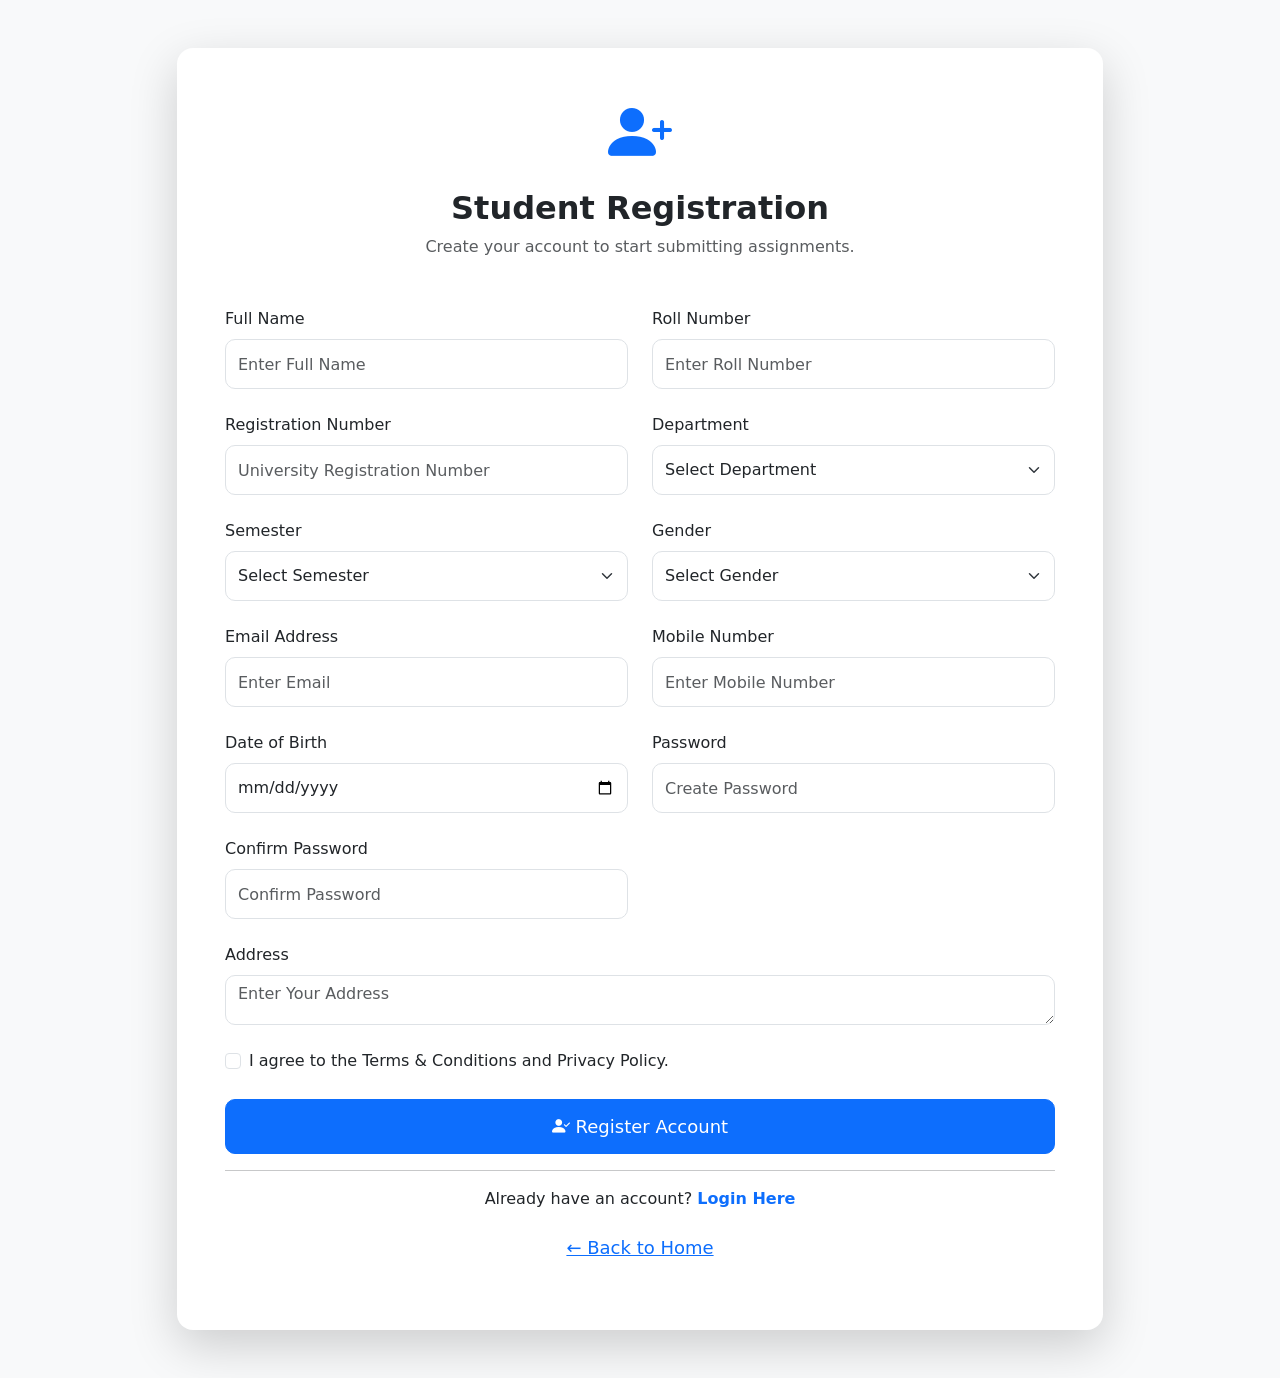
<file: register.html>
<!DOCTYPE html>
<html lang="en">

<head>

    <meta charset="UTF-8">
    <meta name="viewport" content="width=device-width, initial-scale=1.0">

    <title>Register | Student Assignment Submission System</title>

    <!-- Bootstrap 5 -->

    <link href="https://cdn.jsdelivr.net/npm/bootstrap@5.3.3/dist/css/bootstrap.min.css" rel="stylesheet">

    <!-- Bootstrap Icons -->

    <link rel="stylesheet"
        href="https://cdn.jsdelivr.net/npm/bootstrap-icons@1.11.3/font/bootstrap-icons.min.css">

    <!-- Google Font -->

    <link href="https://fonts.googleapis.com/css2?family=Poppins:wght@300;400;500;600;700&display=swap"
        rel="stylesheet">

    <!-- Custom CSS -->

    <link rel="stylesheet" href="registerstyle.css">

</head>

<body class="bg-light">

    <!-- ================= REGISTER SECTION ================= -->

    <section class="py-5 register-page">

        <div class="container">

            <div class="row justify-content-center">

                <div class="col-lg-10">

                    <div class="card shadow-lg border-0 rounded-4">

                        <div class="card-body p-5">

                            <!-- Heading -->

                            <div class="text-center mb-5">

                                <i class="bi bi-person-plus-fill text-primary display-3"></i>

                                <h2 class="fw-bold mt-3">

                                    Student Registration

                                </h2>

                                <p class="text-muted">

                                    Create your account to start submitting assignments.

                                </p>

                            </div>

                            <!-- Registration Form -->

                            <form>

                                <div class="row">

                                    <!-- Full Name -->

                                    <div class="col-md-6 mb-4">

                                        <label class="form-label">Full Name</label>

                                        <input type="text"
                                            class="form-control"
                                            placeholder="Enter Full Name">

                                    </div>

                                    <!-- Roll Number -->

                                    <div class="col-md-6 mb-4">

                                        <label class="form-label">Roll Number</label>

                                        <input type="text"
                                            class="form-control"
                                            placeholder="Enter Roll Number">

                                    </div>

                                    <!-- Registration Number -->

                                    <div class="col-md-6 mb-4">

                                        <label class="form-label">

                                            Registration Number

                                        </label>

                                        <input type="text"
                                            class="form-control"
                                            placeholder="University Registration Number">

                                    </div>

                                    <!-- Department -->

                                    <div class="col-md-6 mb-4">

                                        <label class="form-label">

                                            Department

                                        </label>

                                        <select class="form-select">

                                            <option selected>Select Department</option>

                                            <option>BCA</option>

                                            <option>BBA</option>

                                            <option>B.Com</option>

                                            <option>B.Sc</option>

                                            <option>MCA</option>

                                        </select>

                                    </div>

                                    <!-- Semester -->

                                    <div class="col-md-6 mb-4">

                                        <label class="form-label">

                                            Semester

                                        </label>

                                        <select class="form-select">

                                            <option>Select Semester</option>

                                            <option>Semester 1</option>
                                            <option>Semester 2</option>
                                            <option>Semester 3</option>
                                            <option>Semester 4</option>
                                            <option>Semester 5</option>
                                            <option>Semester 6</option>

                                        </select>

                                    </div>

                                    <!-- Gender -->

                                    <div class="col-md-6 mb-4">

                                        <label class="form-label">

                                            Gender

                                        </label>

                                        <select class="form-select">

                                            <option>Select Gender</option>

                                            <option>Male</option>
                                            <option>Female</option>
                                            <option>Other</option>

                                        </select>

                                    </div>

                                    <!-- Email -->

                                    <div class="col-md-6 mb-4">

                                        <label class="form-label">

                                            Email Address

                                        </label>

                                        <input type="email"
                                            class="form-control"
                                            placeholder="Enter Email">

                                    </div>

                                    <!-- Phone -->

                                    <div class="col-md-6 mb-4">

                                        <label class="form-label">

                                            Mobile Number

                                        </label>

                                        <input type="tel"
                                            class="form-control"
                                            placeholder="Enter Mobile Number">

                                    </div>

                                    <!-- DOB -->

                                    <div class="col-md-6 mb-4">

                                        <label class="form-label">

                                            Date of Birth

                                        </label>

                                        <input type="date"
                                            class="form-control">

                                    </div>

                                    <!-- Password -->

                                    <div class="col-md-6 mb-4">

                                        <label class="form-label">

                                            Password

                                        </label>

                                        <input type="password"
                                            class="form-control"
                                            placeholder="Create Password">

                                    </div>

                                    <!-- Confirm Password -->

                                    <div class="col-md-6 mb-4">

                                        <label class="form-label">

                                            Confirm Password

                                        </label>

                                        <input type="password"
                                            class="form-control"
                                            placeholder="Confirm Password">

                                    </div>

                                    <!-- Address -->

                                    <div class="col-12 mb-4">

                                        <label class="form-label">

                                            Address

                                        </label>

                                        <textarea rows="4"
                                            class="form-control"
                                            placeholder="Enter Your Address"></textarea>

                                    </div>

                                    <!-- Terms -->

                                    <div class="col-12 mb-4">

                                        <div class="form-check">

                                            <input class="form-check-input"
                                                type="checkbox"
                                                id="terms">

                                            <label class="form-check-label"
                                                for="terms">

                                                I agree to the Terms &
                                                Conditions and Privacy Policy.

                                            </label>

                                        </div>

                                    </div>

                                    <!-- Button -->

                                    <div class="col-12">

                                        <button class="btn btn-primary btn-lg w-100">

                                            <i class="bi bi-person-check-fill"></i>

                                            Register Account

                                        </button>

                                    </div>

                                </div>

                            </form>

                            <hr>

                            <div class="text-center">

                                Already have an account?

                                <a href="login.html"
                                    class="fw-bold text-decoration-none">

                                    Login Here

                                </a>

                            </div>

                            <div class="text-center mt-3">

                                <a href="index.html"
                                    class="btn btn-link">

                                    ← Back to Home

                                </a>

                            </div>

                        </div>

                    </div>

                </div>

            </div>

        </div>

    </section>

    <!-- Bootstrap JS -->

    <script src="https://cdn.jsdelivr.net/npm/bootstrap@5.3.3/dist/js/bootstrap.bundle.min.js"></script>

</body>

</html>
</file>
<file: registerstyle.css>
/* ===================================
   REGISTER PAGE
=================================== */

.register-page{

    background:#F8F9FA;

}

.register-page .card{

    border-radius:20px;

}

.register-page .form-control,
.register-page .form-select{

    height:50px;
    border-radius:10px;

}

.register-page textarea{

    height:auto;

}

.register-page .btn{

    height:55px;
    font-size:18px;
    border-radius:10px;

}
</file>
